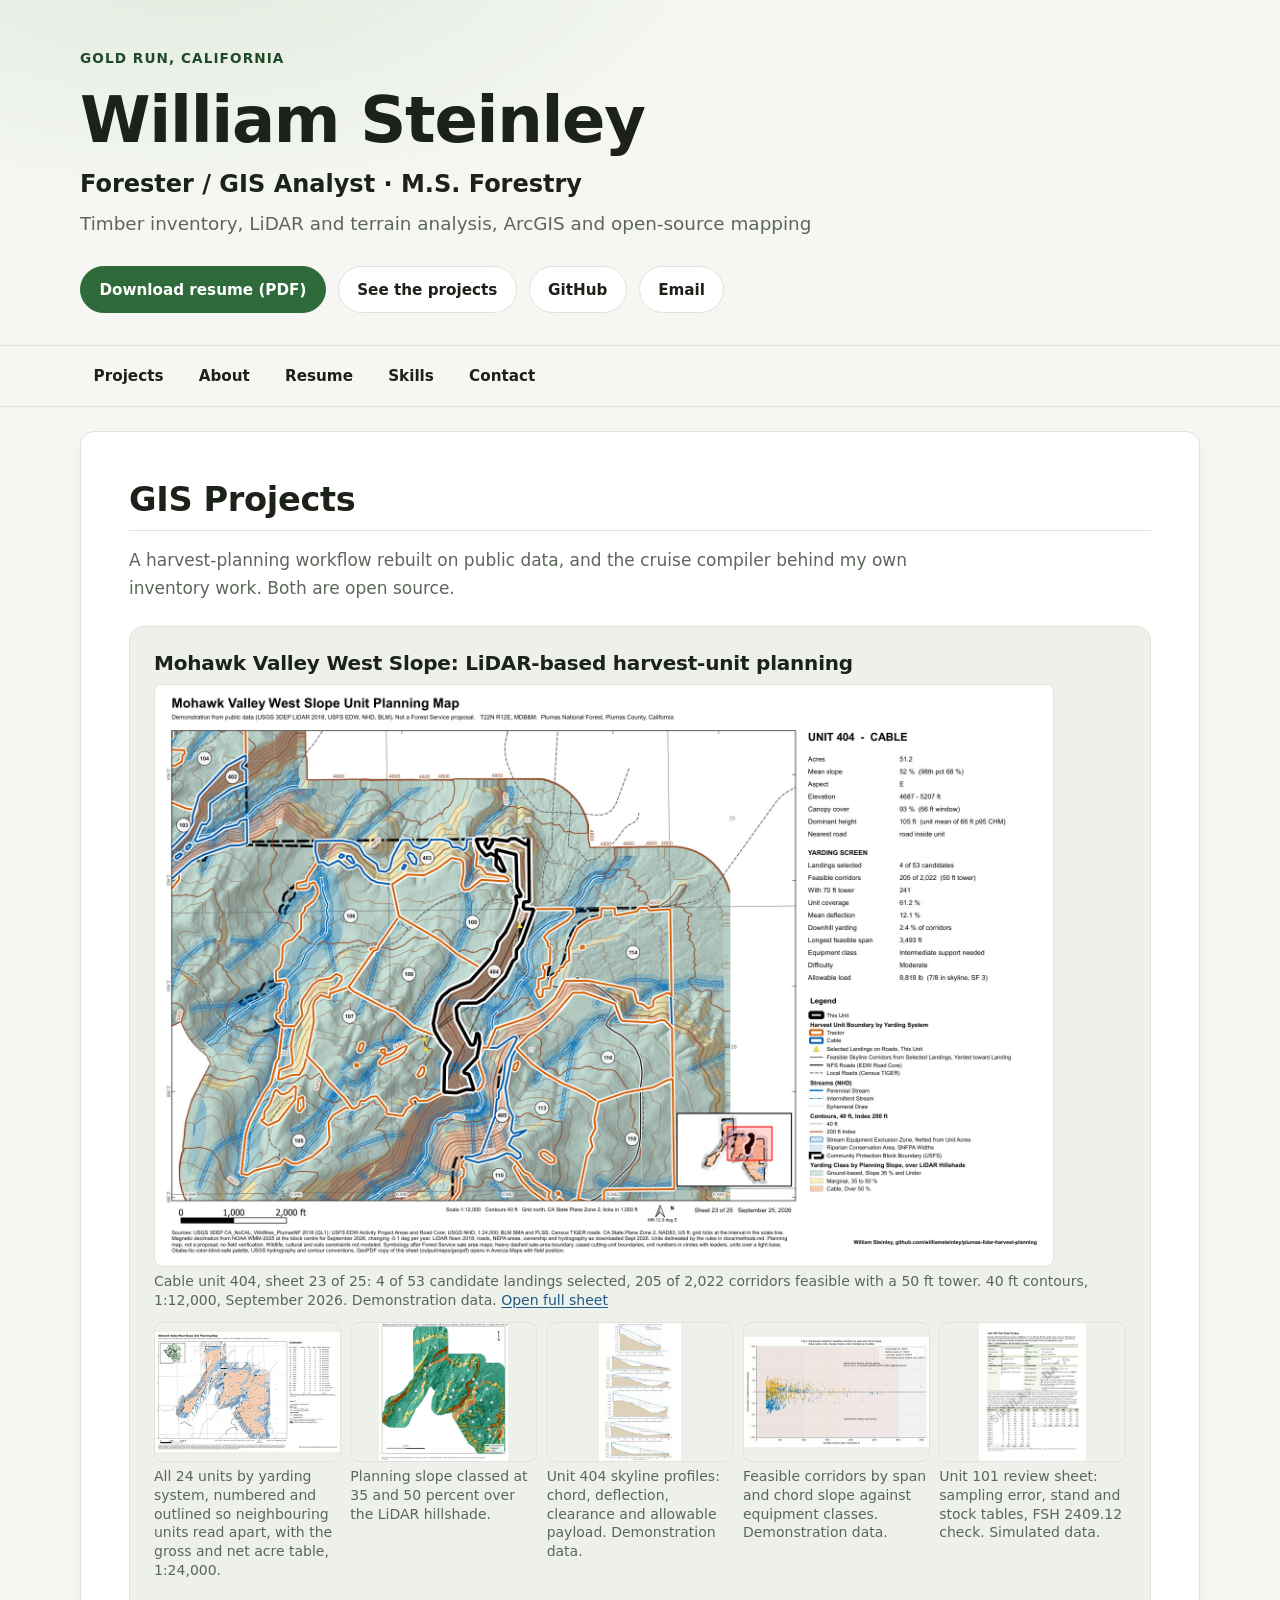
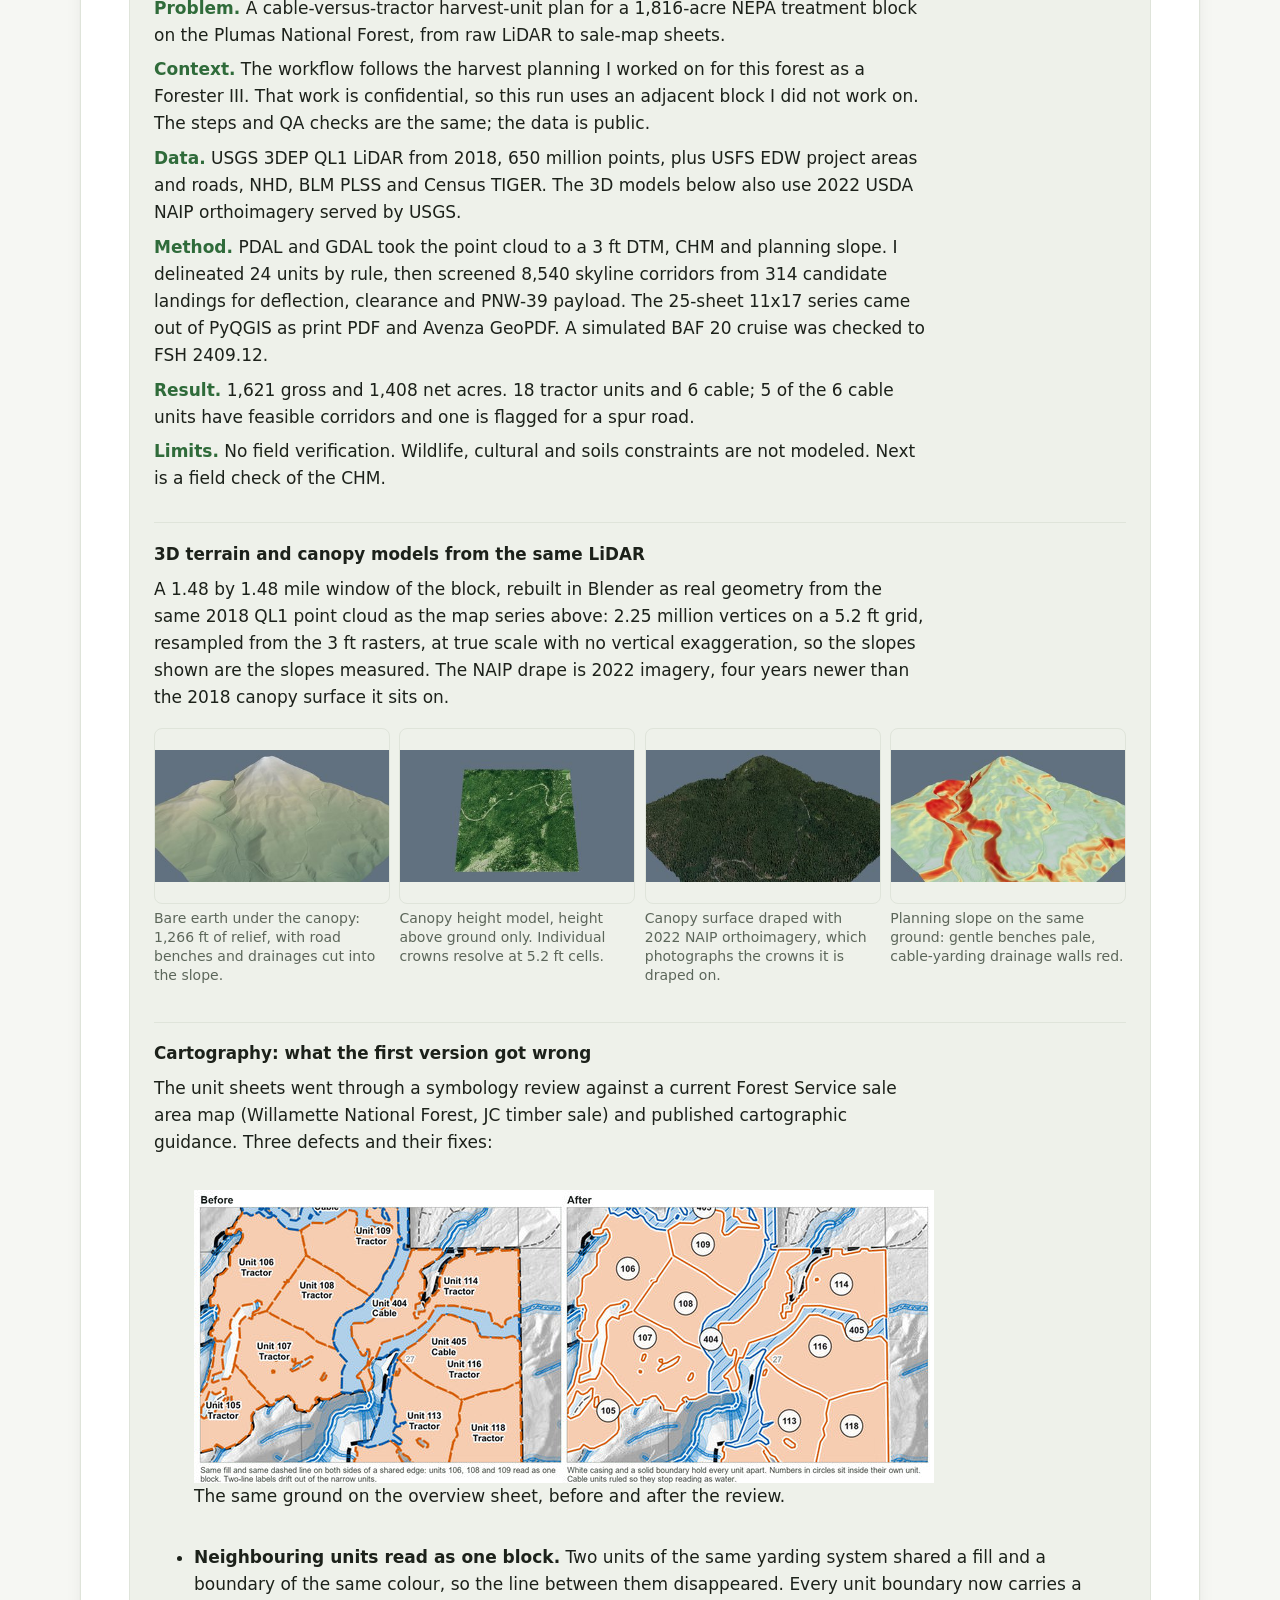
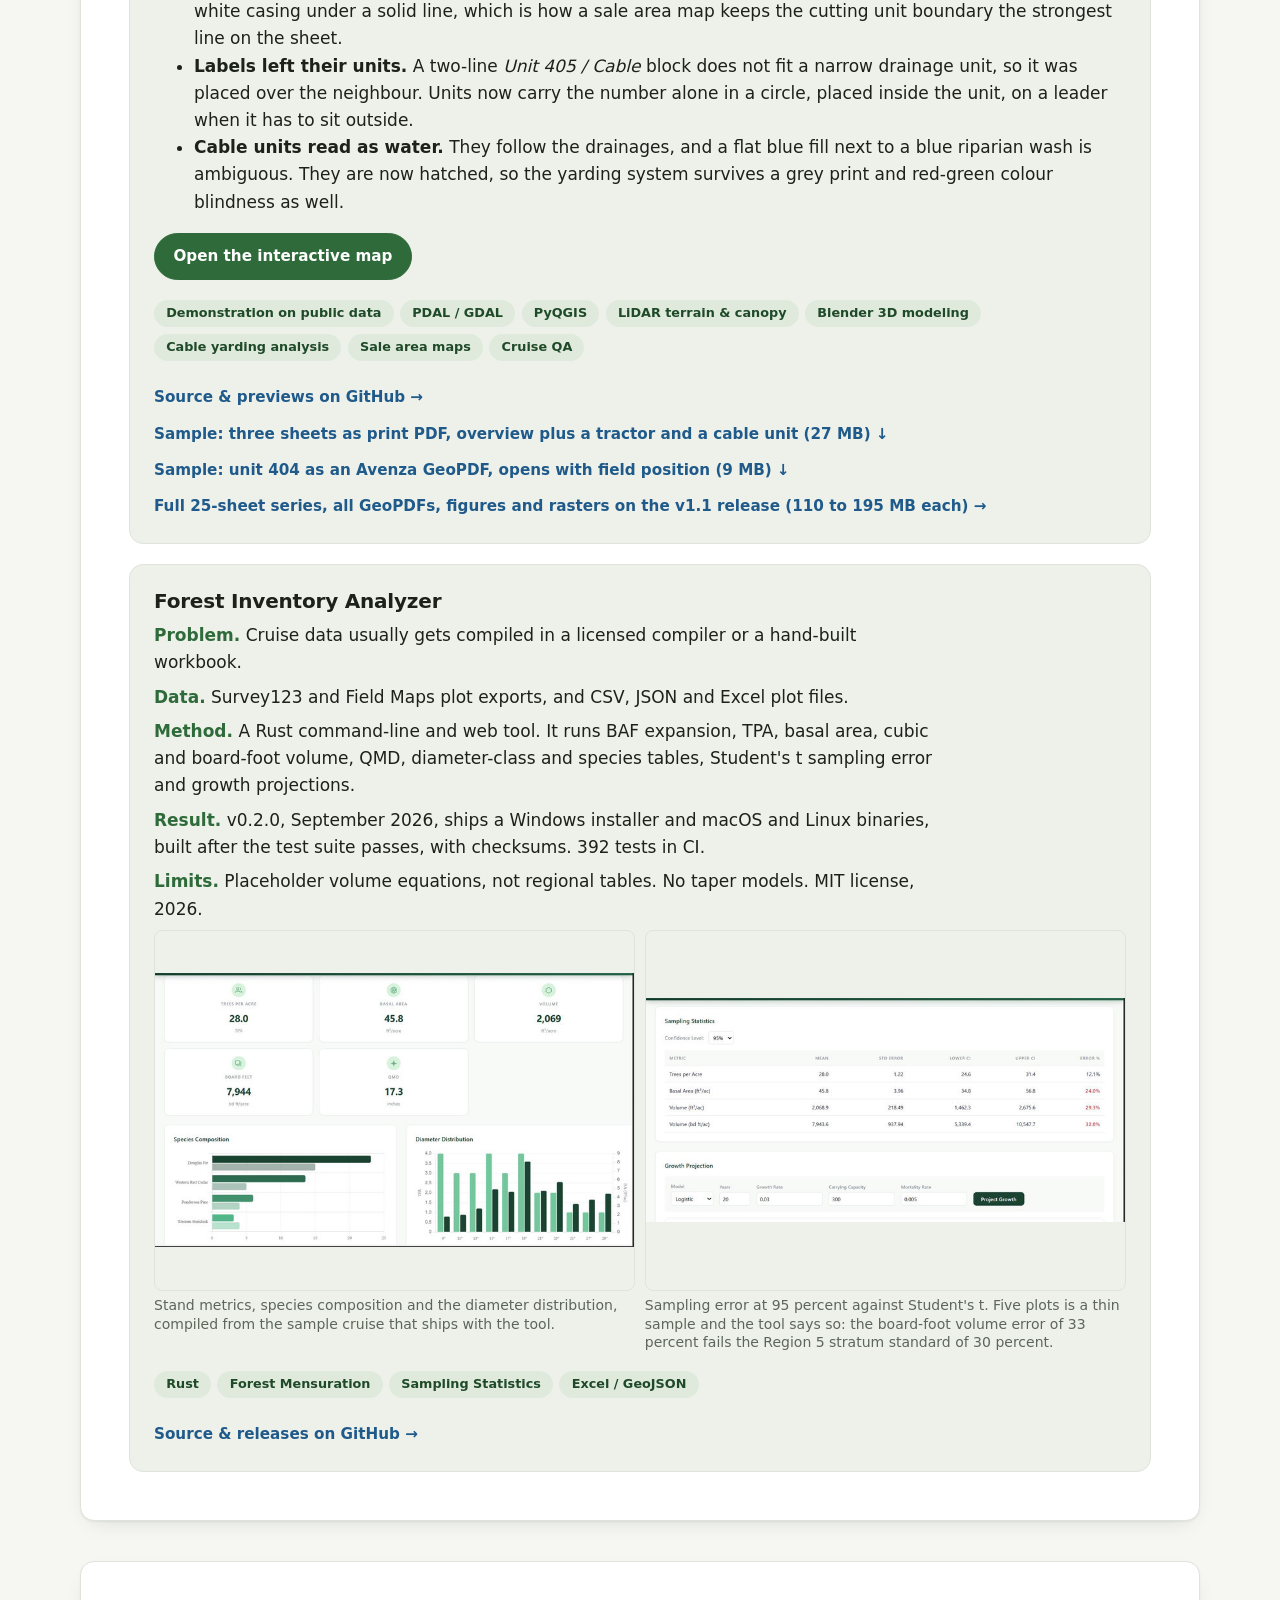
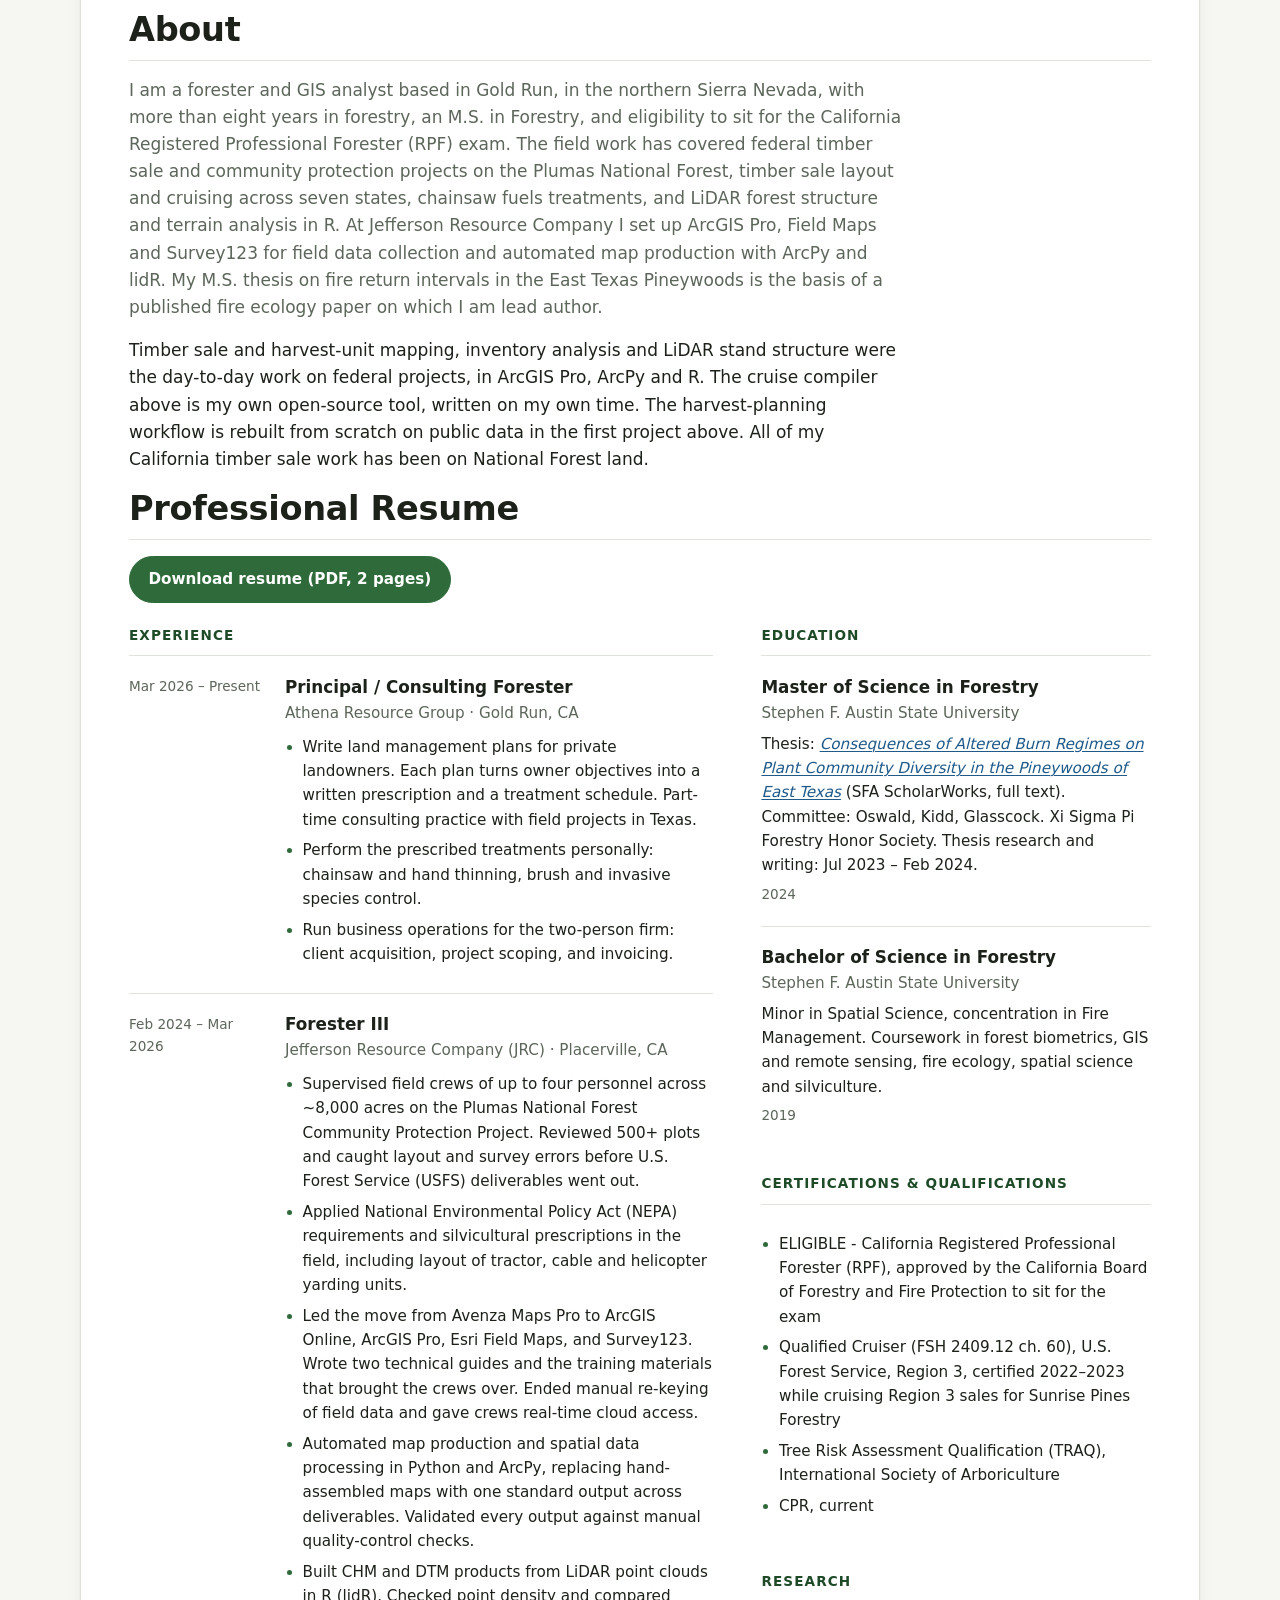
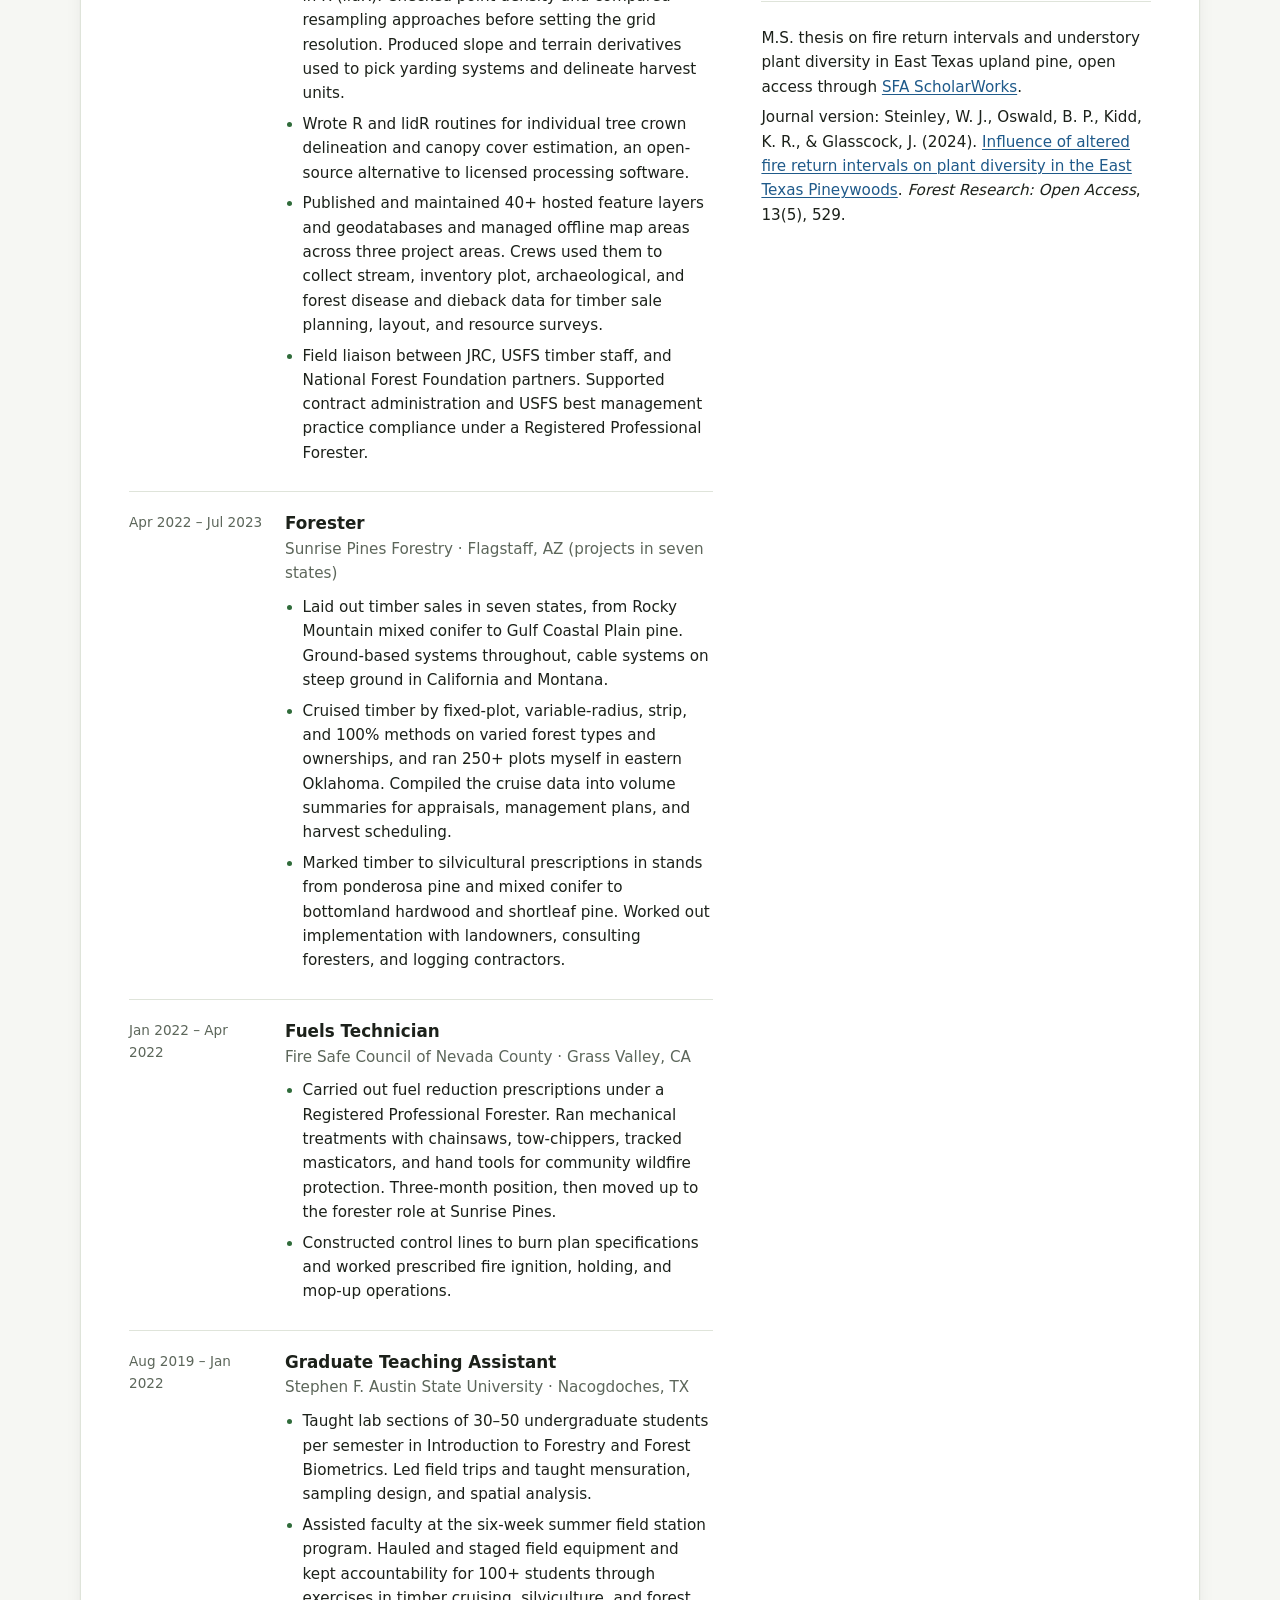
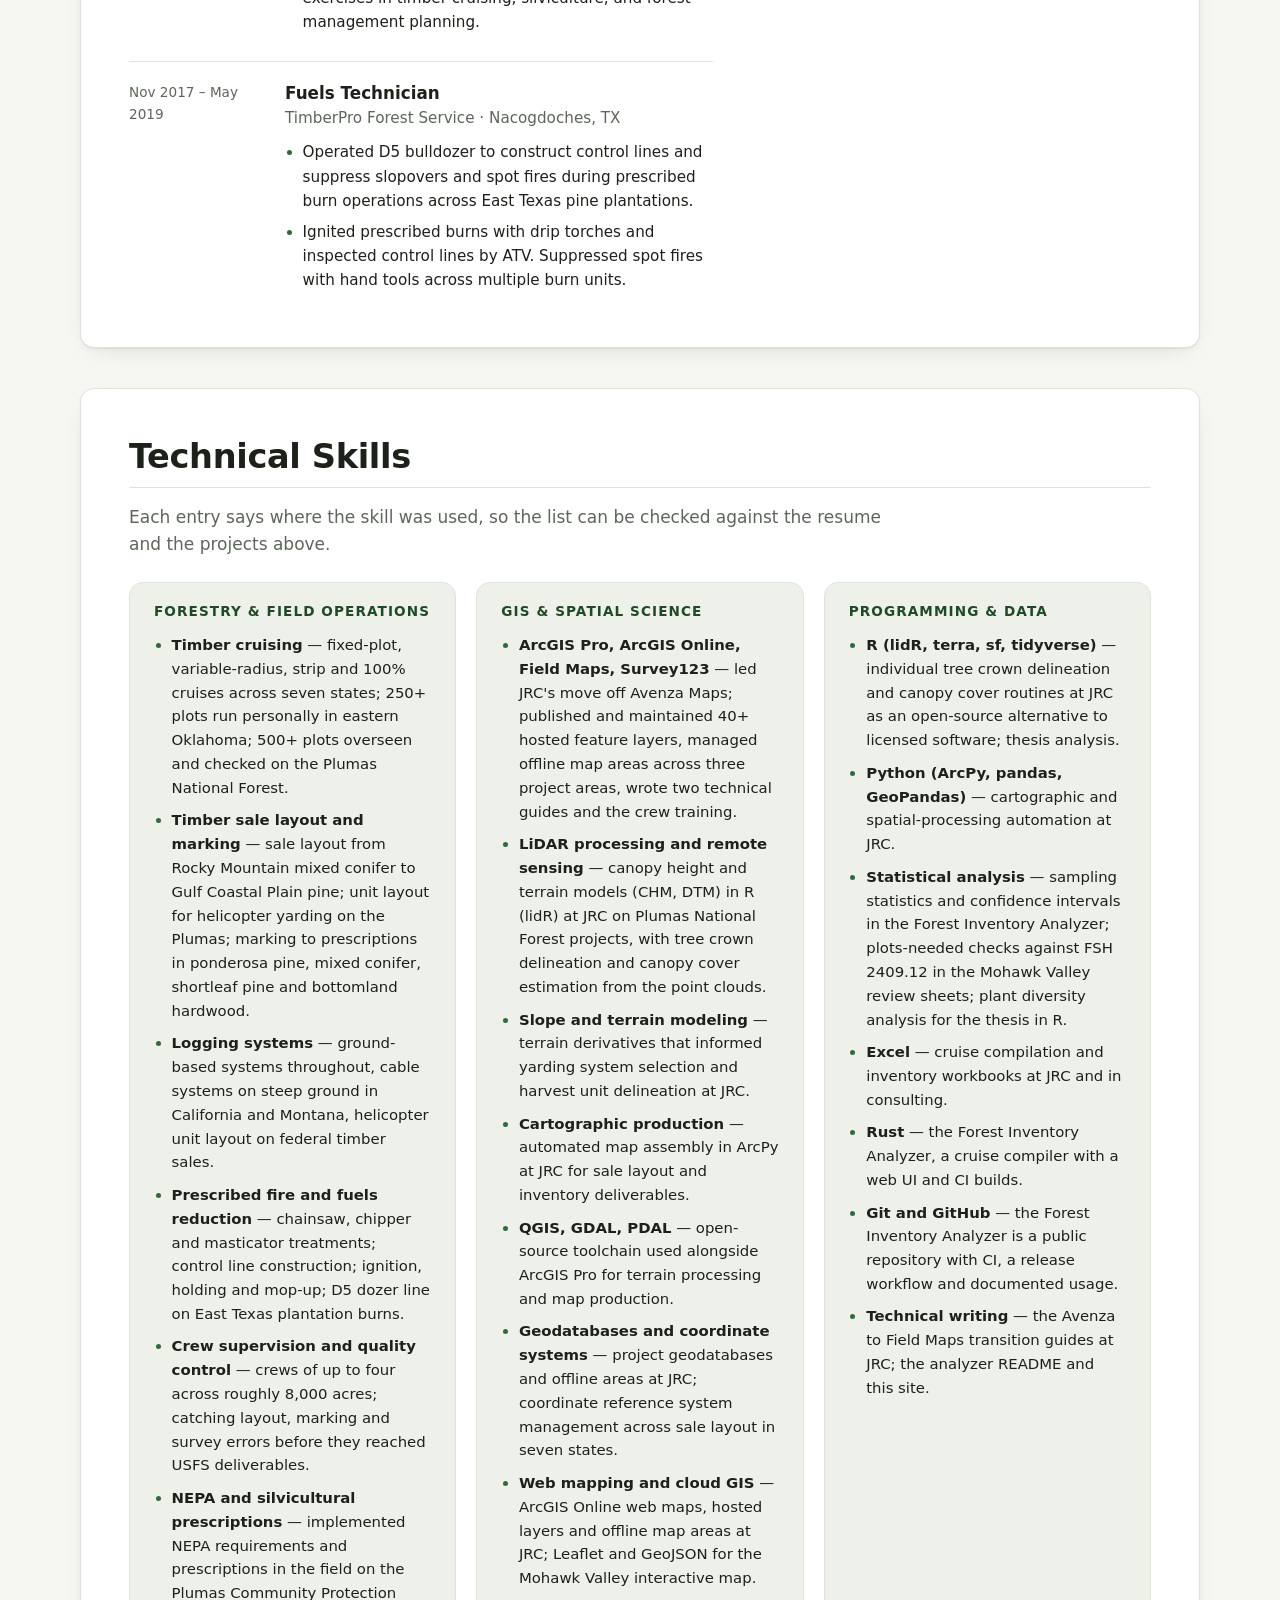
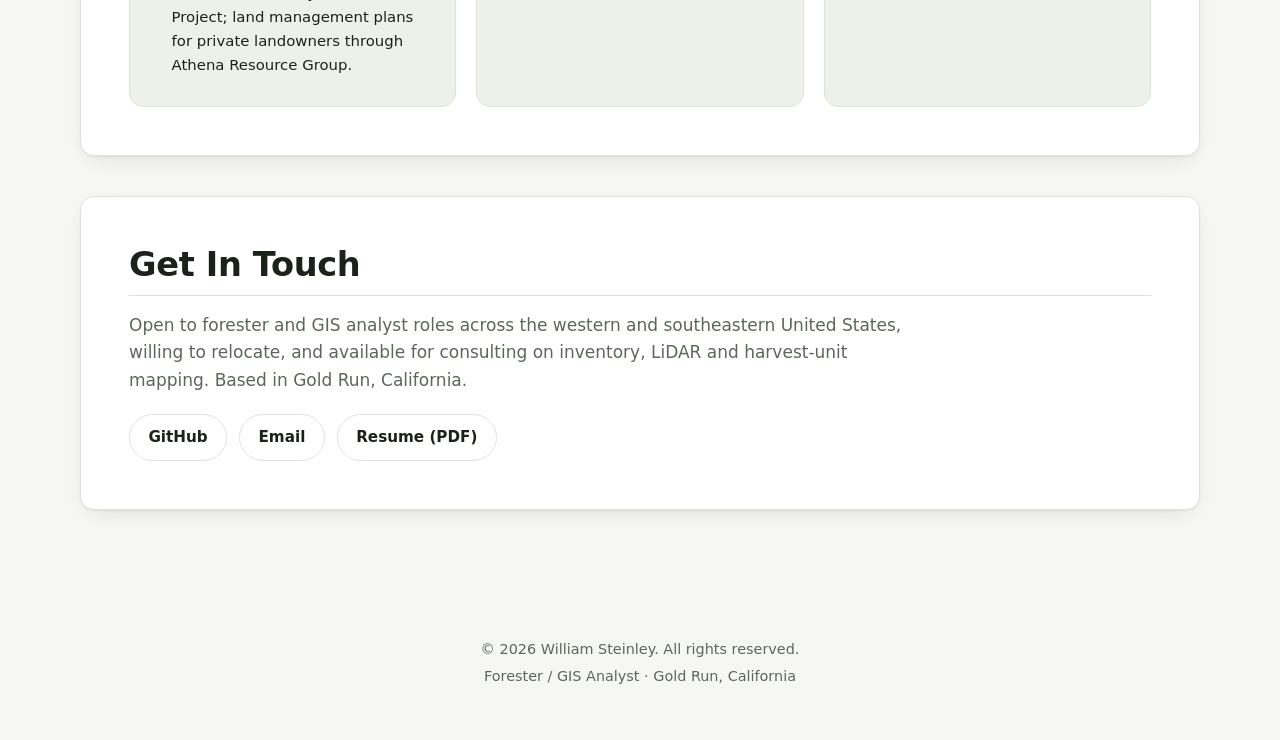
<file: index.html>
<!DOCTYPE html>
<html lang="en">
  <head>
    <meta charset="UTF-8">
    <meta name="viewport" content="width=device-width, initial-scale=1.0">
    <meta name="description" content="William Steinley, forester and GIS analyst in Gold Run, California: timber inventory, LiDAR terrain and canopy analysis, harvest-unit mapping and cruise compilation.">
    <meta name="theme-color" content="#2f6b3a">
    <meta property="og:title" content="William Steinley - Forester / GIS Analyst">
    <meta property="og:image" content="https://williamsteinley.github.io/projects/plumas-lidar-harvest-planning/unit_404_sheet.jpg">
    <meta property="og:image:width" content="1870">
    <meta property="og:image:height" content="1210">
    <meta property="og:image:alt" content="Unit sheet, cable unit 404, 11x17: LiDAR hillshade with yarding-class tint, unit outlines, hatched stream exclusion zones, skyline corridors from four selected landings, legend and unit attribute table">
    <meta name="twitter:card" content="summary_large_image">
    <meta property="og:description" content="Timber inventory, LiDAR and terrain analysis, harvest-unit mapping and cruise compilation. Portfolio and resume.">
    <meta property="og:type" content="website">
    <meta property="og:url" content="https://williamsteinley.github.io/">
    <link rel="canonical" href="https://williamsteinley.github.io/">
    <link rel="icon" href="data:image/svg+xml,%3Csvg%20xmlns='http://www.w3.org/2000/svg'%20viewBox='0%200%2064%2064'%3E%3Crect%20width='64'%20height='64'%20rx='14'%20fill='%232f6b3a'/%3E%3Cpath%20d='M32%2010%20L50%2038%20H40%20L48%2050%20H36%20V56%20H28%20V50%20H16%20L24%2038%20H14%20Z'%20fill='%23eaf3e6'/%3E%3C/svg%3E">
    <link rel="icon" type="image/png" sizes="32x32" href="favicon-32.png">
    <link rel="apple-touch-icon" href="apple-touch-icon.png">
    <title>William Steinley - Forester / GIS Analyst</title>
    <link rel="stylesheet" href="styles.css">
    <script type="application/ld+json">
{
  "@context": "https://schema.org",
  "@type": "Person",
  "name": "William Steinley",
  "jobTitle": "Forester / GIS Analyst",
  "address": {
    "@type": "PostalAddress",
    "addressLocality": "Gold Run",
    "addressRegion": "CA",
    "addressCountry": "US"
  },
  "url": "https://williamsteinley.github.io/",
  "email": "mailto:wjsteinley@gmail.com",
  "alumniOf": "Stephen F. Austin State University",
  "sameAs": [
    "https://github.com/williamsteinley"
  ]
}
    </script>
  </head>
  <body>
    <a class="skip-link" href="#main">Skip to main content</a>
    <header>
      <div class="container">
        <p class="eyebrow">Gold Run, California</p>
        <h1>William Steinley</h1>
        <p class="tagline">Forester / GIS Analyst &middot; M.S. Forestry</p>
        <p class="subtitle">Timber inventory, LiDAR and terrain analysis, ArcGIS and open-source mapping</p>
        <div class="header-actions">
          <a href="projects/resume/William_Steinley_Resume.pdf" class="button-primary" target="_blank" rel="noopener">Download resume (PDF)<span class="visually-hidden"> (opens in new tab)</span></a>
          <a href="#gis-projects" class="button-secondary">See the projects</a>
          <a href="https://github.com/williamsteinley" class="button-secondary" target="_blank" rel="noopener">GitHub<span class="visually-hidden"> (opens in new tab)</span></a>
          <a href="mailto:wjsteinley@gmail.com" class="button-secondary">Email</a>
        </div>
      </div>
    </header>

    <nav aria-label="Sections">
      <div class="container">
        <a href="#gis-projects">Projects</a>
        <a href="#about">About</a>
        <a href="#resume-heading">Resume</a>
        <a href="#skills">Skills</a>
        <a href="#contact">Contact</a>
      </div>
    </nav>

    <main id="main" tabindex="-1">
      <div class="container">
        <section id="gis-projects">
          <h2>GIS Projects</h2>
          <p>A harvest-planning workflow rebuilt on public data, and the cruise compiler behind my own inventory work. Both are open source.</p>

          <div class="gis-projects-grid">
            <div class="gis-project-card">
              <h3>Mohawk Valley West Slope: LiDAR-based harvest-unit planning</h3>
              <figure class="featured-hero">
                <a href="projects/plumas-lidar-harvest-planning/unit_404_sheet.jpg" target="_blank" rel="noopener"><img src="projects/plumas-lidar-harvest-planning/unit_404_sheet.jpg" width="1870" height="1210" alt="Unit sheet, cable unit 404, 11x17: LiDAR hillshade with yarding-class tint, unit outlines, hatched stream exclusion zones, skyline corridors from four selected landings, legend and unit attribute table" loading="lazy"><span class="visually-hidden"> (opens in new tab)</span></a>
                <figcaption>Cable unit 404, sheet 23 of 25: 4 of 53 candidate landings selected, 205 of 2,022 corridors feasible with a 50 ft tower. 40 ft contours, 1:12,000, September 2026. Demonstration data. <a href="projects/plumas-lidar-harvest-planning/unit_404_sheet.jpg" target="_blank" rel="noopener">Open full sheet<span class="visually-hidden"> (opens in new tab)</span></a></figcaption>
              </figure>
              <div class="featured-strip">
                <figure>
                  <a href="projects/plumas-lidar-harvest-planning/overview_sheet.jpg" target="_blank" rel="noopener"><img src="projects/plumas-lidar-harvest-planning/overview_sheet_thumb.jpg" width="370" height="239" alt="Overview sheet, 11x17: all 24 demonstration units filled by yarding system over the hillshade, each unit outlined in white and numbered in a circle, cable units hatched, with the unit table of gross and net acres, slope, canopy and skyline screen" loading="lazy"><span class="visually-hidden"> (opens in new tab)</span></a>
                  <figcaption>All 24 units by yarding system, numbered and outlined so neighbouring units read apart, with the gross and net acre table, 1:24,000.</figcaption>
                </figure>
                <figure>
                  <a href="projects/plumas-lidar-harvest-planning/yarding_class.jpg" target="_blank" rel="noopener"><img src="projects/plumas-lidar-harvest-planning/yarding_class_thumb.jpg" width="319" height="340" alt="Yarding class from planning slope over the LiDAR hillshade, with demonstration unit outlines numbered in circles" loading="lazy"><span class="visually-hidden"> (opens in new tab)</span></a>
                  <figcaption>Planning slope classed at 35 and 50 percent over the LiDAR hillshade.</figcaption>
                </figure>
                <figure>
                  <a href="projects/plumas-lidar-harvest-planning/unit_404_profiles.jpg" target="_blank" rel="noopener"><img src="projects/plumas-lidar-harvest-planning/unit_404_profiles_thumb.jpg" width="204" height="340" alt="Skyline profile sheet, unit 404: ground profile, chord, mid-span deflection and minimum clearance for six settings; best corridor from each of the four selected landings and two further landings" loading="lazy"><span class="visually-hidden"> (opens in new tab)</span></a>
                  <figcaption>Unit 404 skyline profiles: chord, deflection, clearance and allowable payload. Demonstration data.</figcaption>
                </figure>
                <figure>
                  <a href="projects/plumas-lidar-harvest-planning/equipment_matrix.jpg" target="_blank" rel="noopener"><img src="projects/plumas-lidar-harvest-planning/equipment_matrix_thumb.jpg" width="370" height="222" alt="Equipment selection matrix: feasible corridors by horizontal span and chord slope; cable units in blue, tractor units checked as if cable in orange" loading="lazy"><span class="visually-hidden"> (opens in new tab)</span></a>
                  <figcaption>Feasible corridors by span and chord slope against equipment classes. Demonstration data.</figcaption>
                </figure>
                <figure>
                  <a href="projects/plumas-lidar-harvest-planning/unit_101_review.jpg" target="_blank" rel="noopener"><img src="projects/plumas-lidar-harvest-planning/unit_101_review_thumb.jpg" width="263" height="340" alt="Field data review sheet, unit 101, page 1: stand summary with sampling error, cruise design check against the FSH 2409.12 stratum standard, stand table by DBH class, stock table by species" loading="lazy"><span class="visually-hidden"> (opens in new tab)</span></a>
                  <figcaption>Unit 101 review sheet: sampling error, stand and stock tables, FSH 2409.12 check. Simulated data.</figcaption>
                </figure>
              </div>
              <div class="project-brief">
                <p><strong>Problem.</strong> A cable-versus-tractor harvest-unit plan for a 1,816-acre NEPA treatment block on the Plumas National Forest, from raw LiDAR to sale-map sheets.</p>
                <p><strong>Context.</strong> The workflow follows the harvest planning I worked on for this forest as a Forester III. That work is confidential, so this run uses an adjacent block I did not work on. The steps and QA checks are the same; the data is public.</p>
                <p><strong>Data.</strong> USGS 3DEP QL1 LiDAR from 2018, 650 million points, plus USFS EDW project areas and roads, NHD, BLM PLSS and Census TIGER. The 3D models below also use 2022 USDA NAIP orthoimagery served by USGS.</p>
                <p><strong>Method.</strong> PDAL and GDAL took the point cloud to a 3 ft DTM, CHM and planning slope. I delineated 24 units by rule, then screened 8,540 skyline corridors from 314 candidate landings for deflection, clearance and PNW-39 payload. The 25-sheet 11x17 series came out of PyQGIS as print PDF and Avenza GeoPDF. A simulated BAF 20 cruise was checked to FSH 2409.12.</p>
                <p><strong>Result.</strong> 1,621 gross and 1,408 net acres. 18 tractor units and 6 cable; 5 of the 6 cable units have feasible corridors and one is flagged for a spur road.</p>
                <p><strong>Limits.</strong> No field verification. Wildlife, cultural and soils constraints are not modeled. Next is a field check of the CHM.</p>
              </div>
              <h4>3D terrain and canopy models from the same LiDAR</h4>
              <p>A 1.48 by 1.48 mile window of the block, rebuilt in Blender as real geometry from the same 2018 QL1 point cloud as the map series above: 2.25 million vertices on a 5.2 ft grid, resampled from the 3 ft rasters, at true scale with no vertical exaggeration, so the slopes shown are the slopes measured. The NAIP drape is 2022 imagery, four years newer than the 2018 canopy surface it sits on.</p>
              <div class="featured-strip">
                <figure>
                  <a href="projects/plumas-lidar-harvest-planning/terrain3d_bare_earth.jpg" target="_blank" rel="noopener"><img src="projects/plumas-lidar-harvest-planning/terrain3d_bare_earth_thumb.jpg" width="370" height="208" alt="3D render of the bare-earth LiDAR terrain model under the forest canopy, shaded by elevation, with road benches and drainages visible as fine cuts across the slope" loading="lazy"><span class="visually-hidden"> (opens in new tab)</span></a>
                  <figcaption>Bare earth under the canopy: 1,266 ft of relief, with road benches and drainages cut into the slope.</figcaption>
                </figure>
                <figure>
                  <a href="projects/plumas-lidar-harvest-planning/terrain3d_canopy_height.jpg" target="_blank" rel="noopener"><img src="projects/plumas-lidar-harvest-planning/terrain3d_canopy_height_thumb.jpg" width="370" height="208" alt="3D render of the canopy height model seen from above, individual conifer crowns resolved as separate green mounds, with roads and openings appearing as pale gaps" loading="lazy"><span class="visually-hidden"> (opens in new tab)</span></a>
                  <figcaption>Canopy height model, height above ground only. Individual crowns resolve at 5.2 ft cells.</figcaption>
                </figure>
                <figure>
                  <a href="projects/plumas-lidar-harvest-planning/terrain3d_canopy.jpg" target="_blank" rel="noopener"><img src="projects/plumas-lidar-harvest-planning/terrain3d_canopy_thumb.jpg" width="370" height="208" alt="3D render of the LiDAR canopy surface draped with NAIP aerial imagery, forming a photorealistic forested mountain with a road switchbacking across the slope" loading="lazy"><span class="visually-hidden"> (opens in new tab)</span></a>
                  <figcaption>Canopy surface draped with 2022 NAIP orthoimagery, which photographs the crowns it is draped on.</figcaption>
                </figure>
                <figure>
                  <a href="projects/plumas-lidar-harvest-planning/terrain3d_slope.jpg" target="_blank" rel="noopener"><img src="projects/plumas-lidar-harvest-planning/terrain3d_slope_thumb.jpg" width="370" height="208" alt="3D render of the bare-earth terrain coloured by planning slope, pale green on gentle benches grading to red on the steep drainage walls that require cable yarding" loading="lazy"><span class="visually-hidden"> (opens in new tab)</span></a>
                  <figcaption>Planning slope on the same ground: gentle benches pale, cable-yarding drainage walls red.</figcaption>
                </figure>
              </div>
              <h4>Cartography: what the first version got wrong</h4>
              <p>The unit sheets went through a symbology review against a current Forest Service sale area map (Willamette National Forest, JC timber sale) and published cartographic guidance. Three defects and their fixes:</p>
              <figure>
                <a href="projects/plumas-lidar-harvest-planning/symbology_before_after.jpg" target="_blank" rel="noopener"><img src="projects/plumas-lidar-harvest-planning/symbology_before_after_thumb.jpg" width="740" height="293" alt="Side by side crops of the same six harvest units. On the left, adjacent tractor units share one fill and a dashed boundary of the same colour, so they read as a single block, and two-line labels sit outside the narrow units. On the right, each unit is outlined in white and a solid colour, numbered in a circle inside its own boundary, with the cable units hatched." loading="lazy"><span class="visually-hidden"> (opens in new tab)</span></a>
                <figcaption>The same ground on the overview sheet, before and after the review.</figcaption>
              </figure>
              <ul>
                <li><strong>Neighbouring units read as one block.</strong> Two units of the same yarding system shared a fill and a boundary of the same colour, so the line between them disappeared. Every unit boundary now carries a white casing under a solid line, which is how a sale area map keeps the cutting unit boundary the strongest line on the sheet.</li>
                <li><strong>Labels left their units.</strong> A two-line <em>Unit 405 / Cable</em> block does not fit a narrow drainage unit, so it was placed over the neighbour. Units now carry the number alone in a circle, placed inside the unit, on a leader when it has to sit outside.</li>
                <li><strong>Cable units read as water.</strong> They follow the drainages, and a flat blue fill next to a blue riparian wash is ambiguous. They are now hatched, so the yarding system survives a grey print and red-green colour blindness as well.</li>
              </ul>
              <p><a href="projects/plumas-lidar-harvest-planning/map/" class="button-primary">Open the interactive map</a></p>
              <div class="project-tech">
                <span class="tech-badge">Demonstration on public data</span>
                <span class="tech-badge">PDAL / GDAL</span>
                <span class="tech-badge">PyQGIS</span>
                <span class="tech-badge">LiDAR terrain &amp; canopy</span>
                <span class="tech-badge">Blender 3D modeling</span>
                <span class="tech-badge">Cable yarding analysis</span>
                <span class="tech-badge">Sale area maps</span>
                <span class="tech-badge">Cruise QA</span>
              </div>
              <a href="https://github.com/williamsteinley/plumas-lidar-harvest-planning" class="gis-link" target="_blank" rel="noopener">Source &amp; previews on GitHub &rarr;<span class="visually-hidden"> (opens in new tab)</span></a>
              <a href="https://github.com/williamsteinley/plumas-lidar-harvest-planning/releases/download/v1.1/Sample_Sheets.pdf" class="gis-link">Sample: three sheets as print PDF, overview plus a tractor and a cable unit (27 MB) &darr;</a>
              <a href="https://github.com/williamsteinley/plumas-lidar-harvest-planning/releases/download/v1.1/Sample_Unit_404_GeoPDF.pdf" class="gis-link">Sample: unit 404 as an Avenza GeoPDF, opens with field position (9 MB) &darr;</a>
              <a href="https://github.com/williamsteinley/plumas-lidar-harvest-planning/releases/tag/v1.1" class="gis-link" target="_blank" rel="noopener">Full 25-sheet series, all GeoPDFs, figures and rasters on the v1.1 release (110 to 195 MB each) &rarr;<span class="visually-hidden"> (opens in new tab)</span></a>
            </div>

            <div class="gis-project-card">
              <h3>Forest Inventory Analyzer</h3>
              <div class="project-brief">
                <p><strong>Problem.</strong> Cruise data usually gets compiled in a licensed compiler or a hand-built workbook.</p>
                <p><strong>Data.</strong> Survey123 and Field Maps plot exports, and CSV, JSON and Excel plot files.</p>
                <p><strong>Method.</strong> A Rust command-line and web tool. It runs BAF expansion, TPA, basal area, cubic and board-foot volume, QMD, diameter-class and species tables, Student's t sampling error and growth projections.</p>
                <p><strong>Result.</strong> v0.2.0, September 2026, ships a Windows installer and macOS and Linux binaries, built after the test suite passes, with checksums. 392 tests in CI.</p>
                <p><strong>Limits.</strong> Placeholder volume equations, not regional tables. No taper models. MIT license, 2026.</p>
              </div>
              <div class="featured-strip">
                <figure>
                  <a href="projects/forest-inventory-analyzer/analyzer_dashboard.jpg" target="_blank" rel="noopener"><img src="projects/forest-inventory-analyzer/analyzer_dashboard_thumb.jpg" width="740" height="423" alt="The analyzer's browser dashboard after a cruise file is loaded: five stand metric cards reading 28.0 trees per acre, 45.8 square feet of basal area, 2,069 cubic feet and 7,944 board feet per acre and a 17.3 inch quadratic mean diameter, above a species composition bar chart and a diameter distribution chart" loading="lazy"><span class="visually-hidden"> (opens in new tab)</span></a>
                  <figcaption>Stand metrics, species composition and the diameter distribution, compiled from the sample cruise that ships with the tool.</figcaption>
                </figure>
                <figure>
                  <a href="projects/forest-inventory-analyzer/analyzer_statistics.jpg" target="_blank" rel="noopener"><img src="projects/forest-inventory-analyzer/analyzer_statistics_thumb.jpg" width="740" height="346" alt="Sampling statistics table showing mean, standard error, lower and upper confidence limits and sampling error for trees per acre, basal area and both volume measures, with the three errors above 20 percent marked in red, and the growth projection controls below it" loading="lazy"><span class="visually-hidden"> (opens in new tab)</span></a>
                  <figcaption>Sampling error at 95 percent against Student's t. Five plots is a thin sample and the tool says so: the board-foot volume error of 33 percent fails the Region 5 stratum standard of 30 percent.</figcaption>
                </figure>
              </div>
              <div class="project-tech">
                <span class="tech-badge">Rust</span>
                <span class="tech-badge">Forest Mensuration</span>
                <span class="tech-badge">Sampling Statistics</span>
                <span class="tech-badge">Excel / GeoJSON</span>
              </div>
              <a href="https://github.com/williamsteinley/forest-inventory-analyzer-rust" class="gis-link" target="_blank" rel="noopener">Source &amp; releases on GitHub &rarr;<span class="visually-hidden"> (opens in new tab)</span></a>
            </div>

          </div>
        </section>

        <!-- RESUME SECTION -->
        <section id="resume">
          <h2 id="about">About</h2>
          <p>I am a forester and GIS analyst based in Gold Run, in the northern Sierra Nevada, with more than eight years in forestry, an M.S. in Forestry, and eligibility to sit for the California Registered Professional Forester (RPF) exam. The field work has covered federal timber sale and community protection projects on the Plumas National Forest, timber sale layout and cruising across seven states, chainsaw fuels treatments, and LiDAR forest structure and terrain analysis in R. At Jefferson Resource Company I set up ArcGIS Pro, Field Maps and Survey123 for field data collection and automated map production with ArcPy and lidR. My M.S. thesis on fire return intervals in the East Texas Pineywoods is the basis of a published fire ecology paper on which I am lead author.</p>
          <p>Timber sale and harvest-unit mapping, inventory analysis and LiDAR stand structure were the day-to-day work on federal projects, in ArcGIS Pro, ArcPy and R. The cruise compiler above is my own open-source tool, written on my own time. The harvest-planning workflow is rebuilt from scratch on public data in the first project above. All of my California timber sale work has been on National Forest land.</p>
          <h2 id="resume-heading">Professional Resume</h2>
          <p><a href="projects/resume/William_Steinley_Resume.pdf" class="button-primary" target="_blank" rel="noopener">Download resume (PDF, 2 pages)<span class="visually-hidden"> (opens in new tab)</span></a></p>

          <div class="resume-section">
            <div>
              <h3 class="resume-heading">Experience</h3>

              <div class="experience-item">
                <div class="position">Principal / Consulting Forester</div>
                <div class="company">Athena Resource Group &middot; Gold Run, CA</div>
                <ul class="resume-bullets">
                  <li>Write land management plans for private landowners. Each plan turns owner objectives into a written prescription and a treatment schedule. Part-time consulting practice with field projects in Texas.</li>
                  <li>Perform the prescribed treatments personally: chainsaw and hand thinning, brush and invasive species control.</li>
                  <li>Run business operations for the two-person firm: client acquisition, project scoping, and invoicing.</li>
                </ul>
                <div class="date">Mar 2026 &ndash; Present</div>
              </div>

              <div class="experience-item">
                <div class="position">Forester III</div>
                <div class="company">Jefferson Resource Company (JRC) &middot; Placerville, CA</div>
                <ul class="resume-bullets">
                  <li>Supervised field crews of up to four personnel across ~8,000 acres on the Plumas National Forest Community Protection Project. Reviewed 500+ plots and caught layout and survey errors before U.S. Forest Service (USFS) deliverables went out.</li>
                  <li>Applied National Environmental Policy Act (NEPA) requirements and silvicultural prescriptions in the field, including layout of tractor, cable and helicopter yarding units.</li>
                  <li>Led the move from Avenza Maps Pro to ArcGIS Online, ArcGIS Pro, Esri Field Maps, and Survey123. Wrote two technical guides and the training materials that brought the crews over. Ended manual re-keying of field data and gave crews real-time cloud access.</li>
                  <li>Automated map production and spatial data processing in Python and ArcPy, replacing hand-assembled maps with one standard output across deliverables. Validated every output against manual quality-control checks.</li>
                  <li>Built CHM and DTM products from LiDAR point clouds in R (lidR). Checked point density and compared resampling approaches before setting the grid resolution. Produced slope and terrain derivatives used to pick yarding systems and delineate harvest units.</li>
                  <li>Wrote R and lidR routines for individual tree crown delineation and canopy cover estimation, an open-source alternative to licensed processing software.</li>
                  <li>Published and maintained 40+ hosted feature layers and geodatabases and managed offline map areas across three project areas. Crews used them to collect stream, inventory plot, archaeological, and forest disease and dieback data for timber sale planning, layout, and resource surveys.</li>
                  <li>Field liaison between JRC, USFS timber staff, and National Forest Foundation partners. Supported contract administration and USFS best management practice compliance under a Registered Professional Forester.</li>
                </ul>
                <div class="date">Feb 2024 &ndash; Mar 2026</div>
              </div>

              <div class="experience-item">
                <div class="position">Forester</div>
                <div class="company">Sunrise Pines Forestry &middot; Flagstaff, AZ (projects in seven states)</div>
                <ul class="resume-bullets">
                  <li>Laid out timber sales in seven states, from Rocky Mountain mixed conifer to Gulf Coastal Plain pine. Ground-based systems throughout, cable systems on steep ground in California and Montana.</li>
                  <li>Cruised timber by fixed-plot, variable-radius, strip, and 100% methods on varied forest types and ownerships, and ran 250+ plots myself in eastern Oklahoma. Compiled the cruise data into volume summaries for appraisals, management plans, and harvest scheduling.</li>
                  <li>Marked timber to silvicultural prescriptions in stands from ponderosa pine and mixed conifer to bottomland hardwood and shortleaf pine. Worked out implementation with landowners, consulting foresters, and logging contractors.</li>
                </ul>
                <div class="date">Apr 2022 &ndash; Jul 2023</div>
              </div>

              <div class="experience-item">
                <div class="position">Fuels Technician</div>
                <div class="company">Fire Safe Council of Nevada County &middot; Grass Valley, CA</div>
                <ul class="resume-bullets">
                  <li>Carried out fuel reduction prescriptions under a Registered Professional Forester. Ran mechanical treatments with chainsaws, tow-chippers, tracked masticators, and hand tools for community wildfire protection. Three-month position, then moved up to the forester role at Sunrise Pines.</li>
                  <li>Constructed control lines to burn plan specifications and worked prescribed fire ignition, holding, and mop-up operations.</li>
                </ul>
                <div class="date">Jan 2022 &ndash; Apr 2022</div>
              </div>

              <div class="experience-item">
                <div class="position">Graduate Teaching Assistant</div>
                <div class="company">Stephen F. Austin State University &middot; Nacogdoches, TX</div>
                <ul class="resume-bullets">
                  <li>Taught lab sections of 30&ndash;50 undergraduate students per semester in Introduction to Forestry and Forest Biometrics. Led field trips and taught mensuration, sampling design, and spatial analysis.</li>
                  <li>Assisted faculty at the six-week summer field station program. Hauled and staged field equipment and kept accountability for 100+ students through exercises in timber cruising, silviculture, and forest management planning.</li>
                </ul>
                <div class="date">Aug 2019 &ndash; Jan 2022</div>
              </div>

              <div class="experience-item">
                <div class="position">Fuels Technician</div>
                <div class="company">TimberPro Forest Service &middot; Nacogdoches, TX</div>
                <ul class="resume-bullets">
                  <li>Operated D5 bulldozer to construct control lines and suppress slopovers and spot fires during prescribed burn operations across East Texas pine plantations.</li>
                  <li>Ignited prescribed burns with drip torches and inspected control lines by ATV. Suppressed spot fires with hand tools across multiple burn units.</li>
                </ul>
                <div class="date">Nov 2017 &ndash; May 2019</div>
              </div>
            </div>

            <div>
              <h3 class="resume-heading">Education</h3>

              <div class="education-item">
                <div class="degree">Master of Science in Forestry</div>
                <div class="institution">Stephen F. Austin State University</div>
                <p class="resume-note">Thesis: <a href="https://scholarworks.sfasu.edu/etds/548/" target="_blank" rel="noopener"><em>Consequences of Altered Burn Regimes on Plant Community Diversity in the Pineywoods of East Texas</em><span class="visually-hidden"> (opens in new tab)</span></a> (SFA ScholarWorks, full text). Committee: Oswald, Kidd, Glasscock. Xi Sigma Pi Forestry Honor Society. Thesis research and writing: Jul 2023 &ndash; Feb 2024.</p>
                <div class="date">2024</div>
              </div>

              <div class="education-item">
                <div class="degree">Bachelor of Science in Forestry</div>
                <div class="institution">Stephen F. Austin State University</div>
                <p class="resume-note">Minor in Spatial Science, concentration in Fire Management. Coursework in forest biometrics, GIS and remote sensing, fire ecology, spatial science and silviculture.</p>
                <div class="date">2019</div>
              </div>

              <h3 class="resume-heading">Certifications &amp; Qualifications</h3>
              <div class="education-item">
                <ul class="resume-bullets">
                  <li>ELIGIBLE - California Registered Professional Forester (RPF), approved by the California Board of Forestry and Fire Protection to sit for the exam</li>
                  <li>Qualified Cruiser (FSH 2409.12 ch. 60), U.S. Forest Service, Region 3, certified 2022&ndash;2023 while cruising Region 3 sales for Sunrise Pines Forestry</li>
                  <li>Tree Risk Assessment Qualification (TRAQ), International Society of Arboriculture</li>
                  <li>CPR, current</li>
                </ul>
              </div>

              <h3 class="resume-heading">Research</h3>
              <div class="education-item">
                <p class="resume-note">M.S. thesis on fire return intervals and understory plant diversity in East Texas upland pine, open access through <a href="https://scholarworks.sfasu.edu/etds/548/" target="_blank" rel="noopener">SFA ScholarWorks<span class="visually-hidden"> (opens in new tab)</span></a>.</p>
                <p class="resume-note">Journal version: Steinley, W. J., Oswald, B. P., Kidd, K. R., &amp; Glasscock, J. (2024). <a href="https://www.longdom.org/open-access/influence-of-altered-fire-return-intervals-on-plant-diversity-in-the-east-texas-pineywoods-1100565.html" target="_blank" rel="noopener">Influence of altered fire return intervals on plant diversity in the East Texas Pineywoods<span class="visually-hidden"> (opens in new tab)</span></a>. <em>Forest Research: Open Access</em>, 13(5), 529.</p>
              </div>
            </div>
          </div>
        </section>

        <!-- SKILLS SECTION -->
        <section id="skills">
          <h2>Technical Skills</h2>
          <p>Each entry says where the skill was used, so the list can be checked against the resume and the projects above.</p>

          <div class="skills-grid">
            <div class="skill-category">
              <h3>Forestry &amp; Field Operations</h3>
              <ul class="skill-list">
                <li><strong>Timber cruising</strong> &mdash; fixed-plot, variable-radius, strip and 100% cruises across seven states; 250+ plots run personally in eastern Oklahoma; 500+ plots overseen and checked on the Plumas National Forest.</li>
                <li><strong>Timber sale layout and marking</strong> &mdash; sale layout from Rocky Mountain mixed conifer to Gulf Coastal Plain pine; unit layout for helicopter yarding on the Plumas; marking to prescriptions in ponderosa pine, mixed conifer, shortleaf pine and bottomland hardwood.</li>
                <li><strong>Logging systems</strong> &mdash; ground-based systems throughout, cable systems on steep ground in California and Montana, helicopter unit layout on federal timber sales.</li>
                <li><strong>Prescribed fire and fuels reduction</strong> &mdash; chainsaw, chipper and masticator treatments; control line construction; ignition, holding and mop-up; D5 dozer line on East Texas plantation burns.</li>
                <li><strong>Crew supervision and quality control</strong> &mdash; crews of up to four across roughly 8,000 acres; catching layout, marking and survey errors before they reached USFS deliverables.</li>
                <li><strong>NEPA and silvicultural prescriptions</strong> &mdash; implemented NEPA requirements and prescriptions in the field on the Plumas Community Protection Project; land management plans for private landowners through Athena Resource Group.</li>
              </ul>
            </div>

            <div class="skill-category">
              <h3>GIS &amp; Spatial Science</h3>
              <ul class="skill-list">
                <li><strong>ArcGIS Pro, ArcGIS Online, Field Maps, Survey123</strong> &mdash; led JRC's move off Avenza Maps; published and maintained 40+ hosted feature layers, managed offline map areas across three project areas, wrote two technical guides and the crew training.</li>
                <li><strong>LiDAR processing and remote sensing</strong> &mdash; canopy height and terrain models (CHM, DTM) in R (lidR) at JRC on Plumas National Forest projects, with tree crown delineation and canopy cover estimation from the point clouds.</li>
                <li><strong>Slope and terrain modeling</strong> &mdash; terrain derivatives that informed yarding system selection and harvest unit delineation at JRC.</li>
                <li><strong>Cartographic production</strong> &mdash; automated map assembly in ArcPy at JRC for sale layout and inventory deliverables.</li>
                <li><strong>QGIS, GDAL, PDAL</strong> &mdash; open-source toolchain used alongside ArcGIS Pro for terrain processing and map production.</li>
                <li><strong>Geodatabases and coordinate systems</strong> &mdash; project geodatabases and offline areas at JRC; coordinate reference system management across sale layout in seven states.</li>
                <li><strong>Web mapping and cloud GIS</strong> &mdash; ArcGIS Online web maps, hosted layers and offline map areas at JRC; Leaflet and GeoJSON for the Mohawk Valley interactive map.</li>
              </ul>
            </div>

            <div class="skill-category">
              <h3>Programming &amp; Data</h3>
              <ul class="skill-list">
                <li><strong>R (lidR, terra, sf, tidyverse)</strong> &mdash; individual tree crown delineation and canopy cover routines at JRC as an open-source alternative to licensed software; thesis analysis.</li>
                <li><strong>Python (ArcPy, pandas, GeoPandas)</strong> &mdash; cartographic and spatial-processing automation at JRC.</li>
                <li><strong>Statistical analysis</strong> &mdash; sampling statistics and confidence intervals in the Forest Inventory Analyzer; plots-needed checks against FSH 2409.12 in the Mohawk Valley review sheets; plant diversity analysis for the thesis in R.</li>
                <li><strong>Excel</strong> &mdash; cruise compilation and inventory workbooks at JRC and in consulting.</li>
                <li><strong>Rust</strong> &mdash; the Forest Inventory Analyzer, a cruise compiler with a web UI and CI builds.</li>
                <li><strong>Git and GitHub</strong> &mdash; the Forest Inventory Analyzer is a public repository with CI, a release workflow and documented usage.</li>
                <li><strong>Technical writing</strong> &mdash; the Avenza to Field Maps transition guides at JRC; the analyzer README and this site.</li>
              </ul>
            </div>
          </div>
        </section>

        <!-- CONTACT SECTION -->
        <section id="contact">
          <h2>Get In Touch</h2>
          <p>Open to forester and GIS analyst roles across the western and southeastern United States, willing to relocate, and available for consulting on inventory, LiDAR and harvest-unit mapping. Based in Gold Run, California.</p>

          <div class="contact-links">
            <a href="https://github.com/williamsteinley" class="contact-link" target="_blank" rel="noopener">GitHub<span class="visually-hidden"> (opens in new tab)</span></a>
            <a href="mailto:wjsteinley@gmail.com" class="contact-link">Email</a>
            <a href="projects/resume/William_Steinley_Resume.pdf" class="contact-link" target="_blank" rel="noopener">Resume (PDF)<span class="visually-hidden"> (opens in new tab)</span></a>
          </div>
        </section>
      </div>
    </main>

    <footer>
      <div class="container">
        <p>&copy; 2026 William Steinley. All rights reserved.</p>
        <p class="footer-sub">Forester / GIS Analyst &middot; Gold Run, California</p>
      </div>
    </footer>
  </body>
</html>
</file>
<file: styles.css>
/* ==========================================================================
   William Steinley - portfolio stylesheet
   Design tokens, light + dark themes, fluid type, no external fonts.
   ========================================================================== */

:root {
  --bg: #f6f7f3;
  --surface: #ffffff;
  --surface-2: #eef1ea;
  --text: #1c211a;
  --muted: #5c665a;
  --accent: #2f6b3a;
  --accent-strong: #244f2c;
  --accent-soft: #dfeadd;
  --accent-text: #1f4a28;
  --link: #1f5a8a;
  --border: #dfe4da;
  --shadow: 0 1px 2px rgba(20, 30, 20, 0.06), 0 8px 24px -12px rgba(20, 30, 20, 0.18);
  --radius: 14px;
  --radius-sm: 8px;
  --measure: 72ch;
  --wrap: 1120px;
  --space: clamp(1.25rem, 3vw, 2.5rem);
  color-scheme: light dark;
}

@media (prefers-color-scheme: dark) {
  :root {
    --bg: #121613;
    --surface: #1a201b;
    --surface-2: #222a24;
    --text: #e7ebe4;
    --muted: #a3ad9f;
    --accent: #7cc48c;
    --accent-strong: #9ad6a8;
    --accent-soft: #223a28;
    --accent-text: #bfe4c6;
    --link: #8ec2ea;
    --border: #2b342d;
    --shadow: 0 1px 2px rgba(0, 0, 0, 0.4), 0 8px 24px -12px rgba(0, 0, 0, 0.6);
  }
}

/* --------------------------------------------------------------------------
   Base
   -------------------------------------------------------------------------- */

*,
*::before,
*::after { box-sizing: border-box; }

html {
  scroll-behavior: smooth;
  scroll-padding-top: 4.5rem;
  -webkit-text-size-adjust: 100%;
}

body {
  margin: 0;
  font-family: ui-sans-serif, system-ui, -apple-system, "Segoe UI", Roboto, "Helvetica Neue", Arial, sans-serif;
  font-size: clamp(1rem, 0.95rem + 0.25vw, 1.0625rem);
  line-height: 1.6;
  color: var(--text);
  background: var(--bg);
  text-rendering: optimizeLegibility;
}

h1, h2, h3 {
  margin: 0 0 0.5em;
  line-height: 1.2;
  letter-spacing: -0.01em;
  text-wrap: balance;
}

p { margin: 0 0 1rem; }

a {
  color: var(--link);
  text-decoration-thickness: 1px;
  text-underline-offset: 0.15em;
}

a:hover { color: var(--accent-strong); }

:focus-visible {
  outline: 2px solid var(--accent);
  outline-offset: 3px;
  border-radius: 4px;
}

img { max-width: 100%; height: auto; display: block; }

/* Keyboard users land here first and can jump the nav (WCAG 2.4.1).
   Off-screen until focused, rather than display:none, so it stays focusable. */
.skip-link {
  position: absolute;
  top: 0;
  left: -9999px;
  z-index: 100;
  padding: 0.65rem 1.15rem;
  background: var(--accent);
  color: #fff;
  font-weight: 600;
  border-radius: 0 0 var(--radius-sm) 0;
}
.skip-link:focus {
  left: 0;
}
main:focus {
  outline: none;
}

.visually-hidden {
  position: absolute;
  width: 1px;
  height: 1px;
  overflow: hidden;
  clip: rect(0 0 0 0);
  white-space: nowrap;
}

.container {
  width: min(100% - 2 * var(--space), var(--wrap));
  margin-inline: auto;
}

/* --------------------------------------------------------------------------
   Header
   -------------------------------------------------------------------------- */

header {
  padding: clamp(2rem, 4vw, 3rem) 0 clamp(1.5rem, 3vw, 2rem);
  background:
    radial-gradient(60rem 30rem at 15% -20%, var(--accent-soft), transparent 60%),
    var(--bg);
  border-bottom: 1px solid var(--border);
}

header .eyebrow {
  margin: 0 0 0.75rem;
  font-size: 0.85rem;
  font-weight: 600;
  letter-spacing: 0.08em;
  text-transform: uppercase;
  color: var(--accent-text);
}

header h1 {
  font-size: clamp(2.4rem, 2rem + 3vw, 4rem);
  font-weight: 750;
  letter-spacing: -0.02em;
  margin-bottom: 0.4rem;
}

header .tagline {
  font-size: clamp(1.15rem, 1rem + 0.8vw, 1.5rem);
  font-weight: 600;
  color: var(--text);
  margin-bottom: 0.35rem;
}

header .subtitle {
  font-size: clamp(1rem, 0.95rem + 0.3vw, 1.15rem);
  color: var(--muted);
  max-width: var(--measure);
  margin-bottom: 1.75rem;
}

.header-actions {
  display: flex;
  flex-wrap: wrap;
  gap: 0.75rem;
}

/* --------------------------------------------------------------------------
   Buttons
   -------------------------------------------------------------------------- */

.button-primary,
.button-secondary,
.contact-link {
  display: inline-flex;
  align-items: center;
  gap: 0.4rem;
  padding: 0.65rem 1.15rem;
  border-radius: 999px;
  font-weight: 600;
  font-size: 0.95rem;
  text-decoration: none;
  border: 1px solid transparent;
  transition: background-color 0.15s ease, color 0.15s ease, border-color 0.15s ease, transform 0.15s ease;
}

.button-primary {
  background: var(--accent);
  color: #fff;
  border-color: var(--accent);
}

.button-primary:hover {
  background: var(--accent-strong);
  border-color: var(--accent-strong);
  color: #fff;
}

.button-secondary,
.contact-link {
  background: var(--surface);
  color: var(--text);
  border-color: var(--border);
}

.button-secondary:hover,
.contact-link:hover {
  border-color: var(--accent);
  color: var(--accent-text);
  background: var(--accent-soft);
}

@media (prefers-color-scheme: dark) {
  .button-primary { color: #0f1a12; }
  .button-primary:hover { color: #0f1a12; }
  /* --accent lightens in dark mode, so white here would drop to about 2:1 */
  .skip-link { color: #0f1a12; }
}

/* --------------------------------------------------------------------------
   Navigation
   -------------------------------------------------------------------------- */

nav {
  position: sticky;
  top: 0;
  z-index: 50;
  background: color-mix(in srgb, var(--bg) 85%, transparent);
  backdrop-filter: saturate(150%) blur(10px);
  -webkit-backdrop-filter: saturate(150%) blur(10px);
  border-bottom: 1px solid var(--border);
}

nav .container {
  display: flex;
  flex-wrap: wrap;
  gap: 0.25rem 0.5rem;
  padding-block: 0.5rem;
}

nav a {
  padding: 0.5rem 0.85rem;
  min-height: 44px;
  display: inline-flex;
  align-items: center;
  border-radius: 999px;
  color: var(--text);
  font-weight: 600;
  font-size: 0.95rem;
  text-decoration: none;
}

nav a:hover {
  background: var(--accent-soft);
  color: var(--accent-text);
}

/* --------------------------------------------------------------------------
   Sections
   -------------------------------------------------------------------------- */

main { padding-block: 1.5rem clamp(2rem, 5vw, 3.5rem); }

section {
  background: var(--surface);
  border: 1px solid var(--border);
  border-radius: var(--radius);
  padding: clamp(1.5rem, 4vw, 3rem);
  margin-bottom: clamp(1.5rem, 4vw, 2.5rem);
  box-shadow: var(--shadow);
}

section h2 {
  font-size: clamp(1.6rem, 1.3rem + 1.2vw, 2.1rem);
  color: var(--text);
  margin-bottom: 1rem;
  padding-bottom: 0.6rem;
  border-bottom: 1px solid var(--border);
}

section h2 + h2 { margin-top: 2rem; }

section > p,
.featured-body p,
.gis-project-card p { max-width: var(--measure); }

section > h2 + p { color: var(--muted); }

/* --------------------------------------------------------------------------
   Resume
   -------------------------------------------------------------------------- */

.resume-section {
  display: grid;
  grid-template-columns: minmax(0, 3fr) minmax(0, 2fr);
  gap: clamp(1.5rem, 4vw, 3rem);
  margin-top: 1.5rem;
}

.resume-heading {
  font-size: 0.85rem;
  font-weight: 700;
  letter-spacing: 0.08em;
  text-transform: uppercase;
  color: var(--accent-text);
  margin: 1.75rem 0 0.75rem;
}

.resume-section > div > .resume-heading:first-child { margin-top: 0; }

.experience-item,
.education-item {
  padding: 1.1rem 0 1.25rem;
  border-top: 1px solid var(--border);
}

.experience-item:last-child,
.education-item:last-child { padding-bottom: 0; }

.experience-item {
  display: grid;
  grid-template-columns: 8.5rem minmax(0, 1fr);
  grid-template-areas:
    "date position"
    "date company"
    "date bullets";
  column-gap: 1.25rem;
}

.experience-item .position { grid-area: position; }
.experience-item .company { grid-area: company; }
.experience-item .resume-bullets { grid-area: bullets; }
.experience-item .date { grid-area: date; margin-top: 0.15rem; }

.position,
.degree {
  font-weight: 700;
  font-size: 1.05rem;
  color: var(--text);
}

.company,
.institution {
  color: var(--muted);
  font-size: 0.95rem;
}

.date {
  color: var(--muted);
  font-size: 0.85rem;
  font-variant-numeric: tabular-nums;
  margin-top: 0.4rem;
}

.resume-bullets {
  margin: 0.6rem 0 0;
  padding-left: 1.1rem;
  font-size: 0.95rem;
}

.resume-bullets li { margin-bottom: 0.4rem; }
.resume-bullets li::marker { color: var(--accent); }

.resume-note {
  margin: 0.4rem 0 0;
  font-size: 0.95rem;
  color: var(--text);
}

/* --------------------------------------------------------------------------
   Featured projects
   -------------------------------------------------------------------------- */

.featured-project {
  display: grid;
  grid-template-columns: minmax(0, 5fr) minmax(0, 7fr);
  gap: clamp(1.25rem, 3vw, 2rem);
  padding: clamp(1.1rem, 2.5vw, 1.75rem);
  margin-block: 1.5rem;
  background: var(--surface);
  border: 1px solid var(--border);
  border-radius: var(--radius);
}

.featured-image img,
.featured-hero { margin: 0 0 0.75rem; }
.featured-hero img {
  width: 100%;
  max-width: 900px;
  height: auto;
  display: block;
  border: 1px solid var(--border);
  border-radius: var(--radius-sm);
  background: var(--surface-2);
}
.featured-strip {
  display: grid;
  grid-template-columns: repeat(auto-fit, minmax(110px, 1fr));
  gap: 0.6rem;
  margin-bottom: 0.9rem;
}
.featured-strip figure { margin: 0; }
.featured-strip img {
  width: 100%;
  height: auto;
  aspect-ratio: 4 / 3;
  object-fit: contain;
  display: block;
  border: 1px solid var(--border);
  border-radius: var(--radius-sm);
  background: var(--surface-2);
}
.featured-hero figcaption,
.featured-strip figcaption {
  font-size: 0.875rem;
  color: var(--muted);
  margin-top: 0.3rem;
  line-height: 1.35;
}
.project-brief p { margin: 0 0 0.45rem; }
.project-brief strong { color: var(--accent); }
.gis-project-card:first-child { grid-column: 1 / -1; }
.featured-strip figcaption { min-height: 0; }


.featured-body h3,
.gis-project-card h3 {
  font-size: 1.25rem;
  color: var(--text);
  margin-bottom: 0.6rem;
}

.gis-project-card h4 {
  font-size: 1.05rem;
  color: var(--text);
  margin: 1.4rem 0 0.5rem;
  padding-top: 1.1rem;
  border-top: 1px solid var(--border);
}

.featured-links {
  display: flex;
  flex-wrap: wrap;
  gap: 0.35rem 1.25rem;
  margin: 0.25rem 0 1rem;
}

.gis-link {
  font-weight: 600;
  font-size: 0.95rem;
  text-decoration: none;
  color: var(--link);
}

.gis-link:hover { text-decoration: underline; }


.featured-note {
  font-size: 0.85rem;
  color: var(--muted);
  margin-bottom: 0;
}

/* --------------------------------------------------------------------------
   Project cards + badges
   -------------------------------------------------------------------------- */

.gis-projects-grid {
  display: grid;
  grid-template-columns: 1fr;
  gap: 1.25rem;
  margin-top: 1.5rem;
}

.gis-project-card {
  display: flex;
  flex-direction: column;
  padding: 1.5rem;
  background: var(--surface-2);
  border: 1px solid var(--border);
  border-radius: var(--radius);
}

.gis-project-card .gis-link,
.gis-project-card .featured-note { margin-top: auto; padding-top: 0.75rem; }

.project-tech {
  display: flex;
  flex-wrap: wrap;
  gap: 0.4rem;
  margin: 0.25rem 0 0.75rem;
}

.tech-badge,
.skill-tag {
  display: inline-block;
  padding: 0.28rem 0.7rem;
  border-radius: 999px;
  font-size: 0.8rem;
  font-weight: 600;
  line-height: 1.3;
  color: var(--accent-text);
  background: var(--accent-soft);
  border: 1px solid transparent;
}

/* --------------------------------------------------------------------------
   Skills
   -------------------------------------------------------------------------- */

.skills-grid {
  display: grid;
  grid-template-columns: repeat(auto-fit, minmax(min(100%, 300px), 1fr));
  gap: 1.25rem;
  margin-top: 1.5rem;
}

.skill-category {
  padding: 1.25rem 1.5rem;
  background: var(--surface-2);
  border: 1px solid var(--border);
  border-radius: var(--radius);
}

.skill-category h3 {
  font-size: 0.85rem;
  font-weight: 700;
  letter-spacing: 0.08em;
  text-transform: uppercase;
  color: var(--accent-text);
  margin-bottom: 0.9rem;
}

.skill-tags {
  display: flex;
  flex-wrap: wrap;
  gap: 0.45rem;
}

.skill-tag {
  background: var(--surface);
  border-color: var(--border);
  color: var(--text);
  font-weight: 500;
  font-size: 0.85rem;
}

.skill-list {
  margin: 0;
  padding-left: 1.1rem;
  font-size: 0.93rem;
}

.skill-list li { margin-bottom: 0.55rem; }
.skill-list li::marker { color: var(--accent); }
.skill-list strong { color: var(--text); }

.featured-reflect {
  margin: 0.75rem 0 0;
  padding: 0.75rem 1rem;
  font-size: 0.92rem;
  background: var(--accent-soft);
  border-left: 3px solid var(--accent);
  border-radius: var(--radius-sm);
  color: var(--text);
}

.featured-reflect strong { color: var(--accent-text); }

/* --------------------------------------------------------------------------
   Contact + footer
   -------------------------------------------------------------------------- */

.contact-links {
  display: flex;
  flex-wrap: wrap;
  gap: 0.75rem;
  margin-top: 1.25rem;
}

footer {
  padding: 2rem 0 3rem;
  color: var(--muted);
  font-size: 0.9rem;
  text-align: center;
}

footer p { margin: 0 0 0.25rem; }

/* --------------------------------------------------------------------------
   Responsive
   -------------------------------------------------------------------------- */

@media (max-width: 900px) {
  .resume-section { grid-template-columns: 1fr; }
  .featured-project { grid-template-columns: 1fr; }
}

@media (max-width: 640px) {
  .experience-item {
    grid-template-columns: 1fr;
    grid-template-areas:
      "position"
      "company"
      "date"
      "bullets";
  }
  .experience-item .date { margin: 0.2rem 0 0.25rem; }
  nav .container { gap: 0.15rem 0.25rem; }
  nav a { padding: 0.45rem 0.5rem; font-size: 0.875rem; }
  .featured-strip img { aspect-ratio: auto; }
}

/* --------------------------------------------------------------------------
   Motion, print
   -------------------------------------------------------------------------- */

@media (prefers-reduced-motion: reduce) {
  html { scroll-behavior: auto; }
  *, *::before, *::after { transition: none !important; }
}

@media print {
  nav, .header-actions, .contact-links, footer { display: none; }
  body { background: #fff; color: #000; }
  section { box-shadow: none; border-color: #ccc; break-inside: avoid; }
  a { color: inherit; text-decoration: none; }
}
</file>
